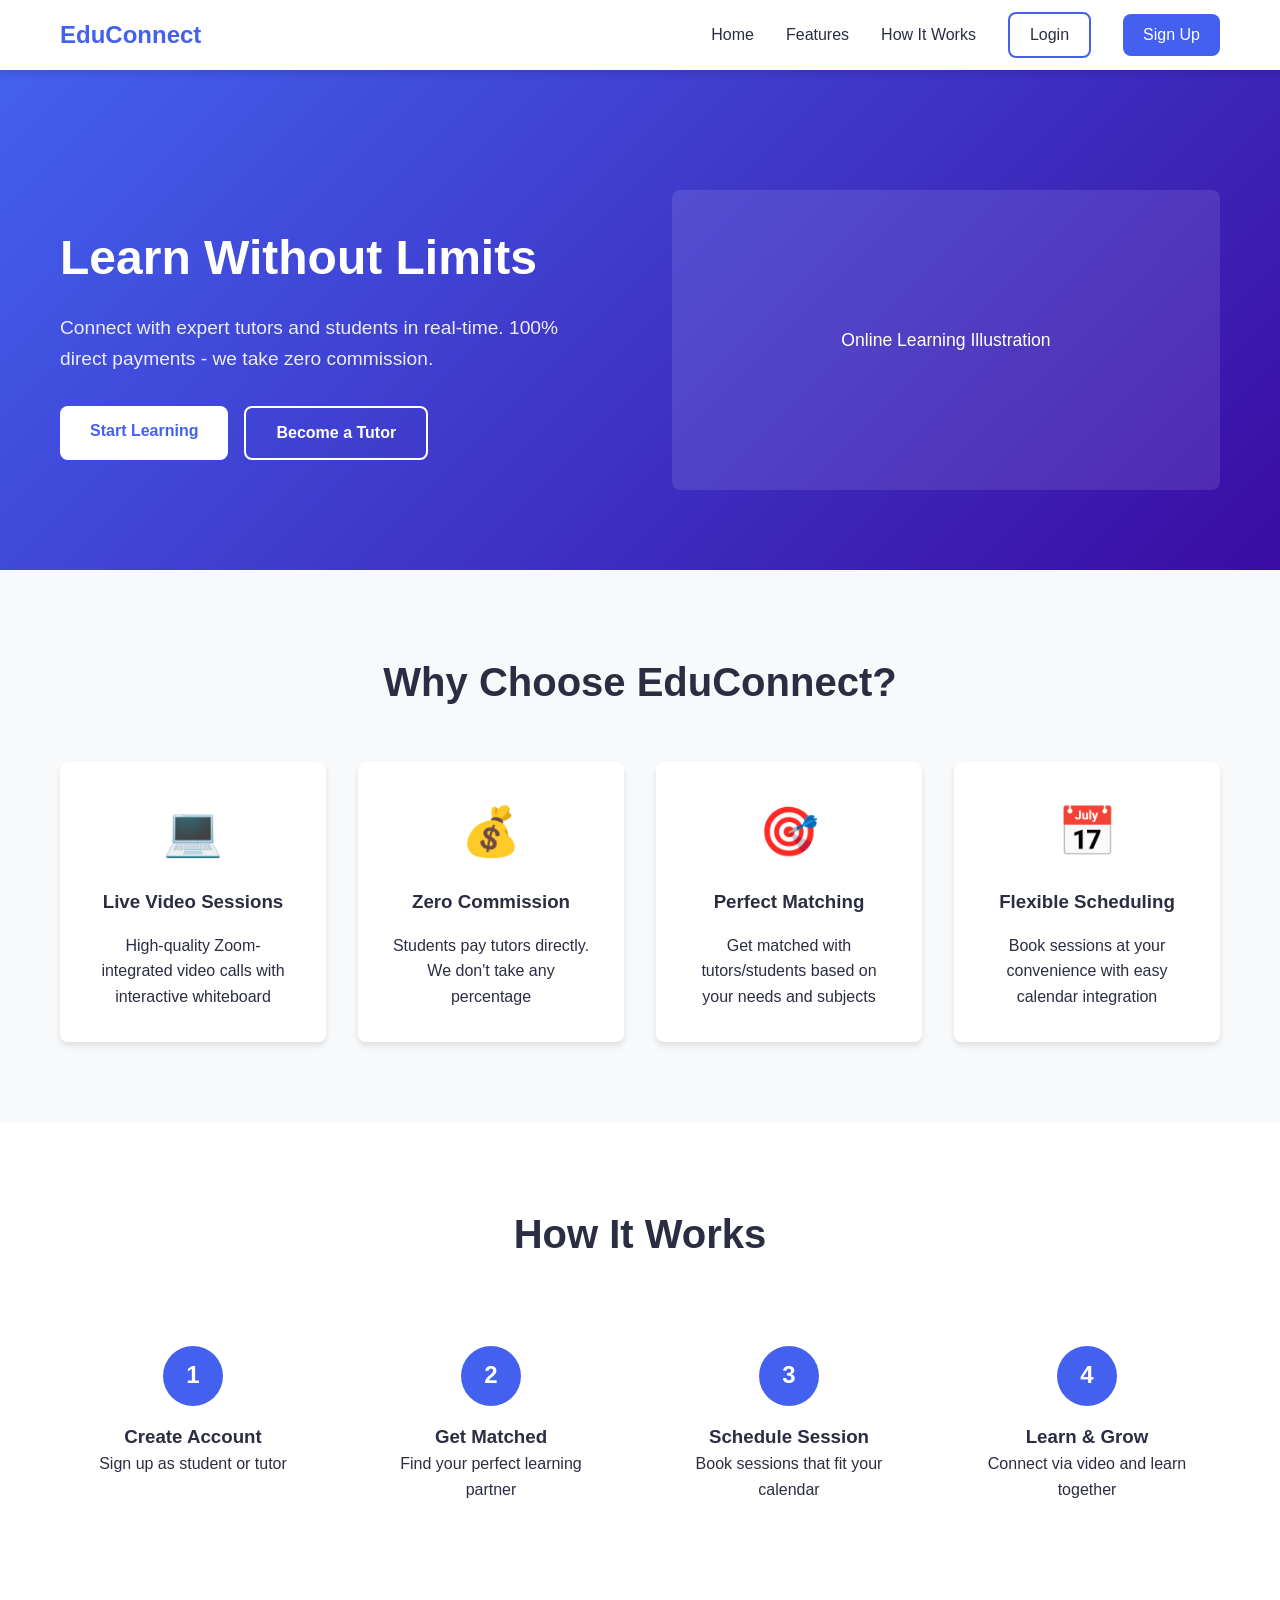
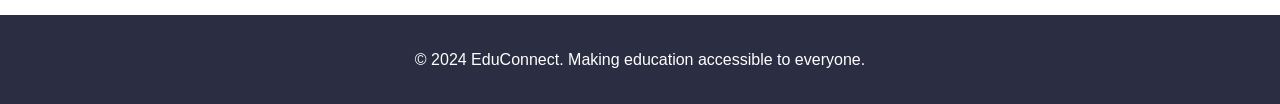
<file: index.html>
<!DOCTYPE html>
<html lang="en">
<head>
    <meta charset="UTF-8">
    <meta name="viewport" content="width=device-width, initial-scale=1.0">
    <title>EduConnect - Learn Without Limits</title>
    <link rel="stylesheet" href="css/style.css">
</head>
<body>
    <!-- Navigation -->
    <nav class="navbar">
        <div class="nav-container">
            <div class="nav-logo">
                <h2>EduConnect</h2>
            </div>
            <div class="nav-menu">
                <a href="#home" class="nav-link">Home</a>
                <a href="#features" class="nav-link">Features</a>
                <a href="#how-it-works" class="nav-link">How It Works</a>
                <a href="pages/login.html" class="nav-link login-btn">Login</a>
                <a href="pages/register.html" class="nav-link signup-btn">Sign Up</a>
            </div>
        </div>
    </nav>

    <!-- Hero Section -->
    <section id="home" class="hero">
        <div class="hero-container">
            <div class="hero-content">
                <h1>Learn Without Limits</h1>
                <p>Connect with expert tutors and students in real-time. 100% direct payments - we take zero commission.</p>
                <div class="hero-buttons">
                    <a href="pages/register.html?role=student" class="btn btn-primary">Start Learning</a>
                    <a href="pages/register.html?role=tutor" class="btn btn-secondary">Become a Tutor</a>
                </div>
            </div>
            <div class="hero-image">
                <div class="placeholder-image">Online Learning Illustration</div>
            </div>
        </div>
    </section>

    <!-- Features Section -->
    <section id="features" class="features">
        <div class="container">
            <h2>Why Choose EduConnect?</h2>
            <div class="features-grid">
                <div class="feature-card">
                    <div class="feature-icon">💻</div>
                    <h3>Live Video Sessions</h3>
                    <p>High-quality Zoom-integrated video calls with interactive whiteboard</p>
                </div>
                <div class="feature-card">
                    <div class="feature-icon">💰</div>
                    <h3>Zero Commission</h3>
                    <p>Students pay tutors directly. We don't take any percentage</p>
                </div>
                <div class="feature-card">
                    <div class="feature-icon">🎯</div>
                    <h3>Perfect Matching</h3>
                    <p>Get matched with tutors/students based on your needs and subjects</p>
                </div>
                <div class="feature-card">
                    <div class="feature-icon">📅</div>
                    <h3>Flexible Scheduling</h3>
                    <p>Book sessions at your convenience with easy calendar integration</p>
                </div>
            </div>
        </div>
    </section>

    <!-- How It Works -->
    <section id="how-it-works" class="how-it-works">
        <div class="container">
            <h2>How It Works</h2>
            <div class="steps">
                <div class="step">
                    <div class="step-number">1</div>
                    <h3>Create Account</h3>
                    <p>Sign up as student or tutor</p>
                </div>
                <div class="step">
                    <div class="step-number">2</div>
                    <h3>Get Matched</h3>
                    <p>Find your perfect learning partner</p>
                </div>
                <div class="step">
                    <div class="step-number">3</div>
                    <h3>Schedule Session</h3>
                    <p>Book sessions that fit your calendar</p>
                </div>
                <div class="step">
                    <div class="step-number">4</div>
                    <h3>Learn & Grow</h3>
                    <p>Connect via video and learn together</p>
                </div>
            </div>
        </div>
    </section>

    <!-- Footer -->
    <footer class="footer">
        <div class="container">
            <p>&copy; 2024 EduConnect. Making education accessible to everyone.</p>
        </div>
    </footer>

    <script src="js/main.js"></script>
</body>
</html>
</file>
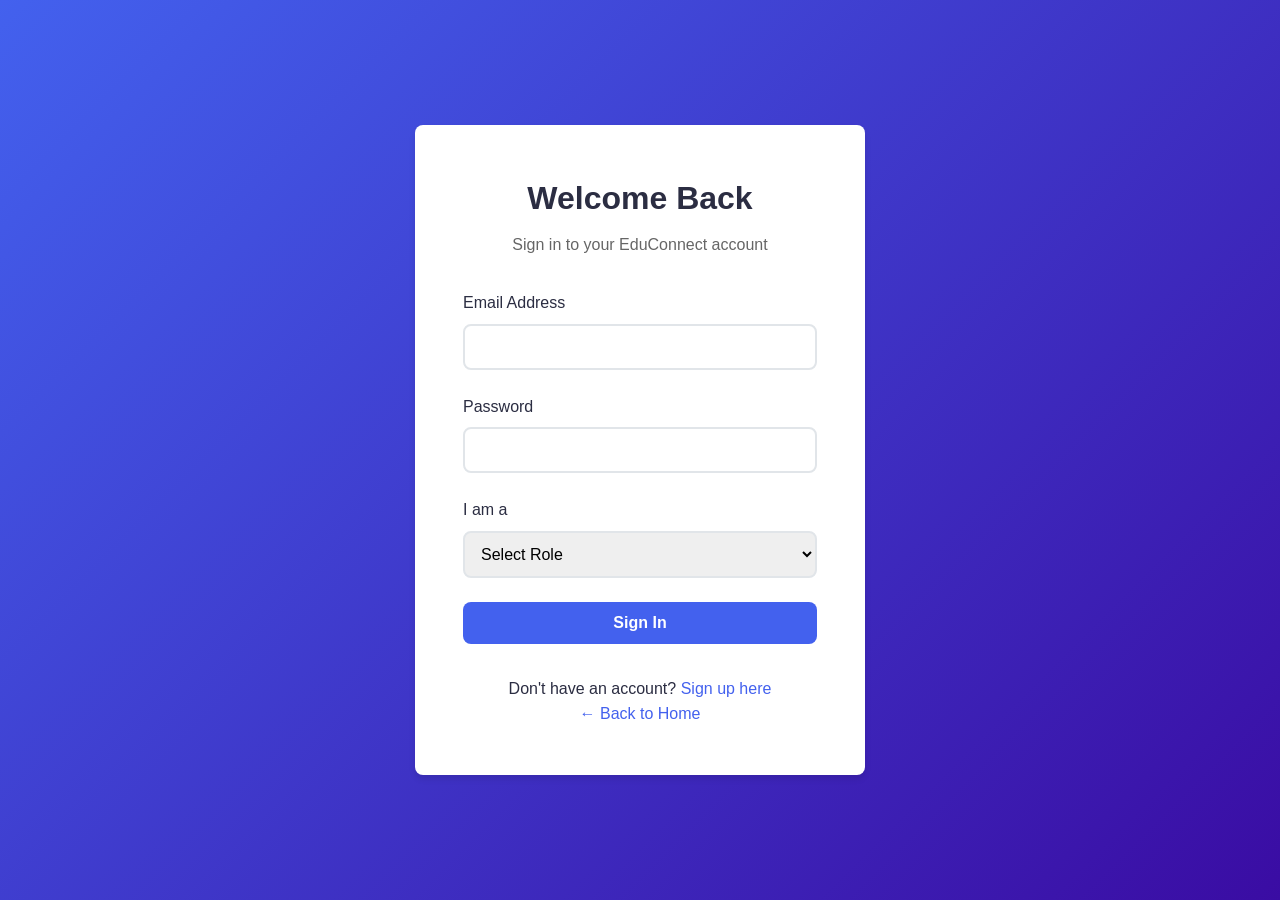
<file: pages/login.html>
<!DOCTYPE html>
<html lang="en">
<head>
    <meta charset="UTF-8">
    <meta name="viewport" content="width=device-width, initial-scale=1.0">
    <title>Login - EduConnect</title>
    <link rel="stylesheet" href="../css/style.css">
    <link rel="stylesheet" href="../css/auth.css">
</head>
<body>
    <div class="auth-container">
        <div class="auth-card">
            <div class="auth-header">
                <h1>Welcome Back</h1>
                <p>Sign in to your EduConnect account</p>
            </div>
            
            <form id="loginForm">
                <div class="form-group">
                    <label for="email">Email Address</label>
                    <input type="email" id="email" name="email" required>
                </div>
                
                <div class="form-group">
                    <label for="password">Password</label>
                    <input type="password" id="password" name="password" required>
                </div>
                
                <div class="form-group">
                    <label for="role">I am a</label>
                    <select id="role" name="role" required>
                        <option value="">Select Role</option>
                        <option value="student">Student</option>
                        <option value="tutor">Tutor</option>
                    </select>
                </div>
                
                <button type="submit" class="btn btn-full">Sign In</button>
            </form>
            
            <div class="auth-footer">
                <p>Don't have an account? <a href="register.html">Sign up here</a></p>
                <p><a href="../index.html">← Back to Home</a></p>
            </div>
        </div>
    </div>

    <script src="../js/auth.js"></script>
</body>
</html>
</file>
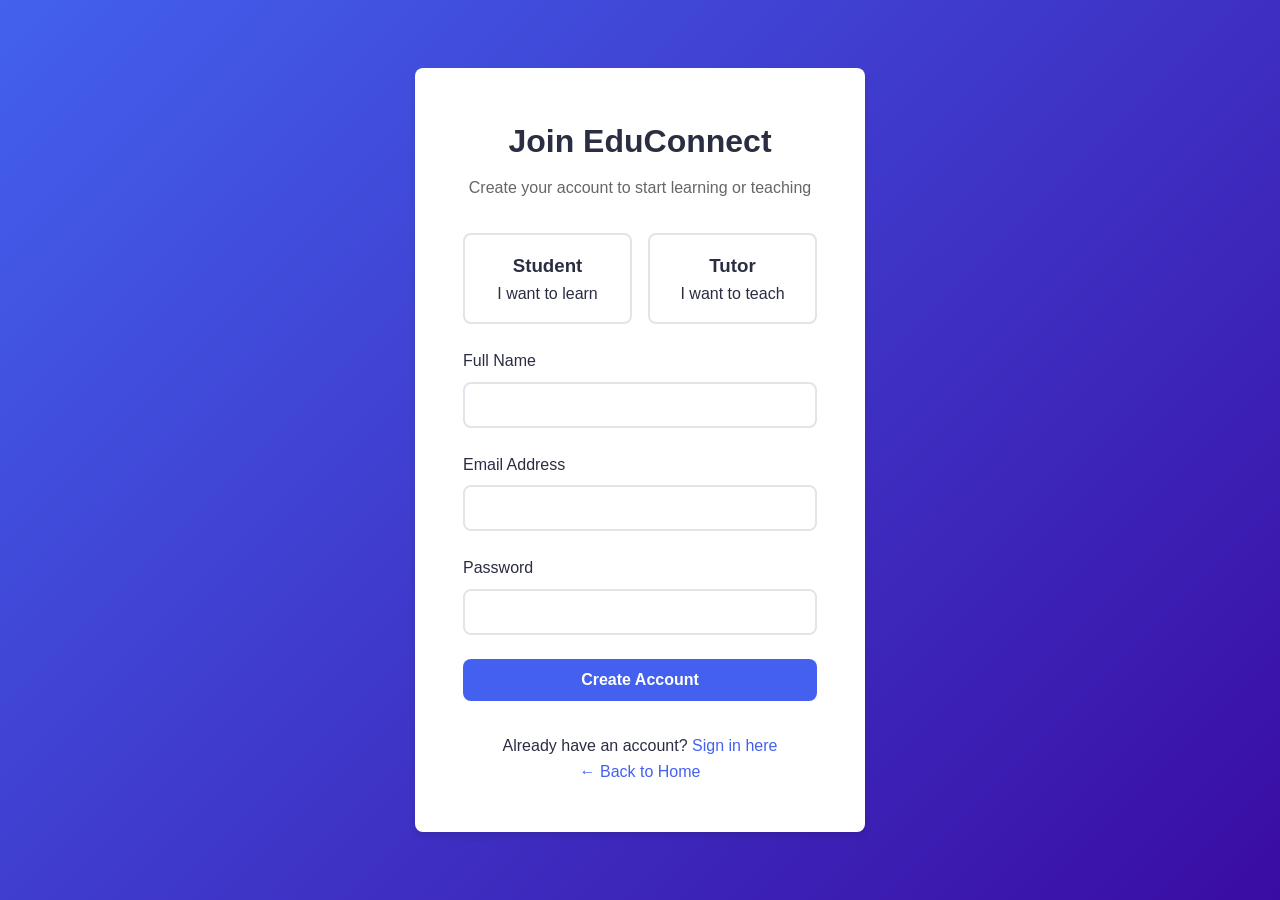
<file: pages/register.html>
<!DOCTYPE html>
<html lang="en">
<head>
    <meta charset="UTF-8">
    <meta name="viewport" content="width=device-width, initial-scale=1.0">
    <title>Register - EduConnect</title>
    <link rel="stylesheet" href="../css/style.css">
    <link rel="stylesheet" href="../css/auth.css">
</head>
<body>
    <div class="auth-container">
        <div class="auth-card">
            <div class="auth-header">
                <h1>Join EduConnect</h1>
                <p>Create your account to start learning or teaching</p>
            </div>
            
            <form id="registerForm">
                <div class="role-selection">
                    <label class="role-option" onclick="selectRole('student')">
                        <input type="radio" name="role" value="student" required>
                        <h3>Student</h3>
                        <p>I want to learn</p>
                    </label>
                    <label class="role-option" onclick="selectRole('tutor')">
                        <input type="radio" name="role" value="tutor" required>
                        <h3>Tutor</h3>
                        <p>I want to teach</p>
                    </label>
                </div>
                
                <div class="form-group">
                    <label for="fullName">Full Name</label>
                    <input type="text" id="fullName" name="fullName" required>
                </div>
                
                <div class="form-group">
                    <label for="email">Email Address</label>
                    <input type="email" id="email" name="email" required>
                </div>
                
                <div class="form-group">
                    <label for="password">Password</label>
                    <input type="password" id="password" name="password" required minlength="6">
                </div>
                
                <div class="form-group" id="subjectField" style="display: none;">
                    <label for="subjects">Subjects You Teach</label>
                    <input type="text" id="subjects" name="subjects" placeholder="e.g., Math, Physics, English">
                </div>
                
                <div class="form-group" id="hourlyRateField" style="display: none;">
                    <label for="hourlyRate">Hourly Rate ($)</label>
                    <input type="number" id="hourlyRate" name="hourlyRate" min="0" step="0.01">
                </div>
                
                <button type="submit" class="btn btn-full">Create Account</button>
            </form>
            
            <div class="auth-footer">
                <p>Already have an account? <a href="login.html">Sign in here</a></p>
                <p><a href="../index.html">← Back to Home</a></p>
            </div>
        </div>
    </div>

    <script src="../js/auth.js"></script>
</body>
</html>
</file>
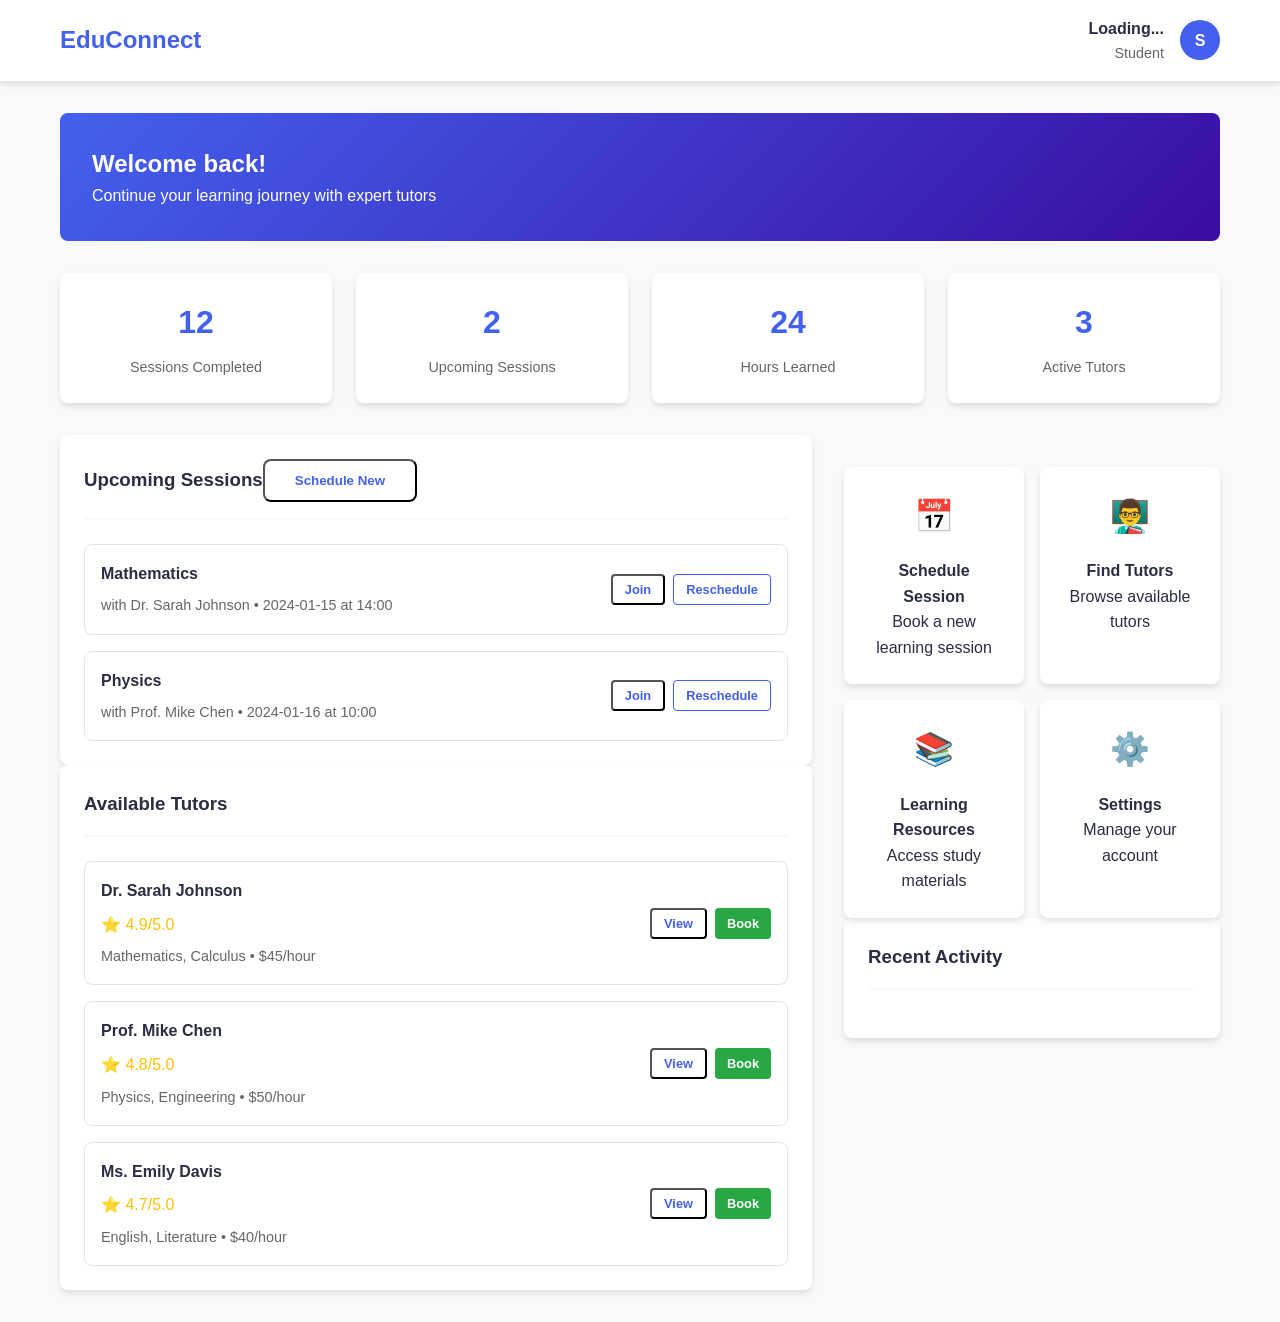
<file: pages/student-dashboard.html>
<!DOCTYPE html>
<html lang="en">
<head>
    <meta charset="UTF-8">
    <meta name="viewport" content="width=device-width, initial-scale=1.0">
    <title>Student Dashboard - EduConnect</title>
    <link rel="stylesheet" href="../css/style.css">
    <link rel="stylesheet" href="../css/dashboard.css">
</head>
<body>
    <div class="dashboard">
        <!-- Header -->
        <header class="dashboard-header">
            <nav class="dashboard-nav">
                <div class="dashboard-logo">
                    <h2>EduConnect</h2>
                </div>
                <div class="dashboard-user">
                    <div class="user-info">
                        <div class="user-name" id="userName">Loading...</div>
                        <div class="user-role">Student</div>
                    </div>
                    <div class="user-avatar" id="userAvatar">S</div>
                </div>
            </nav>
        </header>

        <!-- Main Content -->
        <main class="dashboard-main">
            <!-- Welcome Section -->
            <section class="dashboard-welcome">
                <h1>Welcome back!</h1>
                <p>Continue your learning journey with expert tutors</p>
            </section>

            <!-- Stats -->
            <div class="dashboard-stats">
                <div class="stat-card">
                    <div class="stat-number" id="completedSessions">0</div>
                    <div class="stat-label">Sessions Completed</div>
                </div>
                <div class="stat-card">
                    <div class="stat-number" id="upcomingSessions">0</div>
                    <div class="stat-label">Upcoming Sessions</div>
                </div>
                <div class="stat-card">
                    <div class="stat-number" id="hoursLearned">0</div>
                    <div class="stat-label">Hours Learned</div>
                </div>
                <div class="stat-card">
                    <div class="stat-number" id="activeTutors">0</div>
                    <div class="stat-label">Active Tutors</div>
                </div>
            </div>

            <!-- Main Sections -->
            <div class="dashboard-sections">
                <!-- Left Column -->
                <div class="left-column">
                    <!-- Upcoming Sessions -->
                    <section class="upcoming-sessions">
                        <div class="section-header">
                            <h3>Upcoming Sessions</h3>
                            <button class="btn btn-primary" onclick="openScheduleModal()">Schedule New</button>
                        </div>
                        <div class="session-list" id="upcomingSessionList">
                            <!-- Sessions will be populated by JavaScript -->
                        </div>
                    </section>

                    <!-- Available Tutors -->
                    <section class="available-tutors">
                        <div class="section-header">
                            <h3>Available Tutors</h3>
                        </div>
                        <div class="tutor-list" id="availableTutorsList">
                            <!-- Tutors will be populated by JavaScript -->
                        </div>
                    </section>
                </div>

                <!-- Right Column -->
                <div class="right-column">
                    <!-- Quick Actions -->
                    <section class="quick-actions">
                        <div class="action-card" onclick="openScheduleModal()">
                            <div class="action-icon">📅</div>
                            <h4>Schedule Session</h4>
                            <p>Book a new learning session</p>
                        </div>
                        <div class="action-card" onclick="openFindTutors()">
                            <div class="action-icon">👨‍🏫</div>
                            <h4>Find Tutors</h4>
                            <p>Browse available tutors</p>
                        </div>
                        <div class="action-card" onclick="openResources()">
                            <div class="action-icon">📚</div>
                            <h4>Learning Resources</h4>
                            <p>Access study materials</p>
                        </div>
                        <div class="action-card" onclick="openSettings()">
                            <div class="action-icon">⚙️</div>
                            <h4>Settings</h4>
                            <p>Manage your account</p>
                        </div>
                    </section>

                    <!-- Recent Activity -->
                    <section class="upcoming-sessions">
                        <div class="section-header">
                            <h3>Recent Activity</h3>
                        </div>
                        <div class="session-list" id="recentActivity">
                            <!-- Activity will be populated by JavaScript -->
                        </div>
                    </section>
                </div>
            </div>
        </main>
    </div>

    <!-- Schedule Session Modal -->
    <div id="scheduleModal" class="modal">
        <div class="modal-content">
            <div class="modal-header">
                <h3>Schedule New Session</h3>
                <button class="close-modal" onclick="closeScheduleModal()">&times;</button>
            </div>
            <form id="scheduleForm">
                <div class="form-group">
                    <label for="tutorSelect">Select Tutor</label>
                    <select id="tutorSelect" required>
                        <option value="">Choose a tutor</option>
                    </select>
                </div>
                <div class="form-group">
                    <label for="sessionDate">Date</label>
                    <input type="date" id="sessionDate" required>
                </div>
                <div class="form-group">
                    <label for="sessionTime">Time</label>
                    <input type="time" id="sessionTime" required>
                </div>
                <div class="form-group">
                    <label for="sessionDuration">Duration (hours)</label>
                    <select id="sessionDuration" required>
                        <option value="1">1 hour</option>
                        <option value="1.5">1.5 hours</option>
                        <option value="2">2 hours</option>
                    </select>
                </div>
                <div class="form-group">
                    <label for="sessionSubject">Subject</label>
                    <input type="text" id="sessionSubject" required>
                </div>
                <button type="submit" class="btn btn-full">Schedule Session</button>
            </form>
        </div>
    </div>

    <script src="../js/dashboard.js"></script>
</body>
</html>
</file>
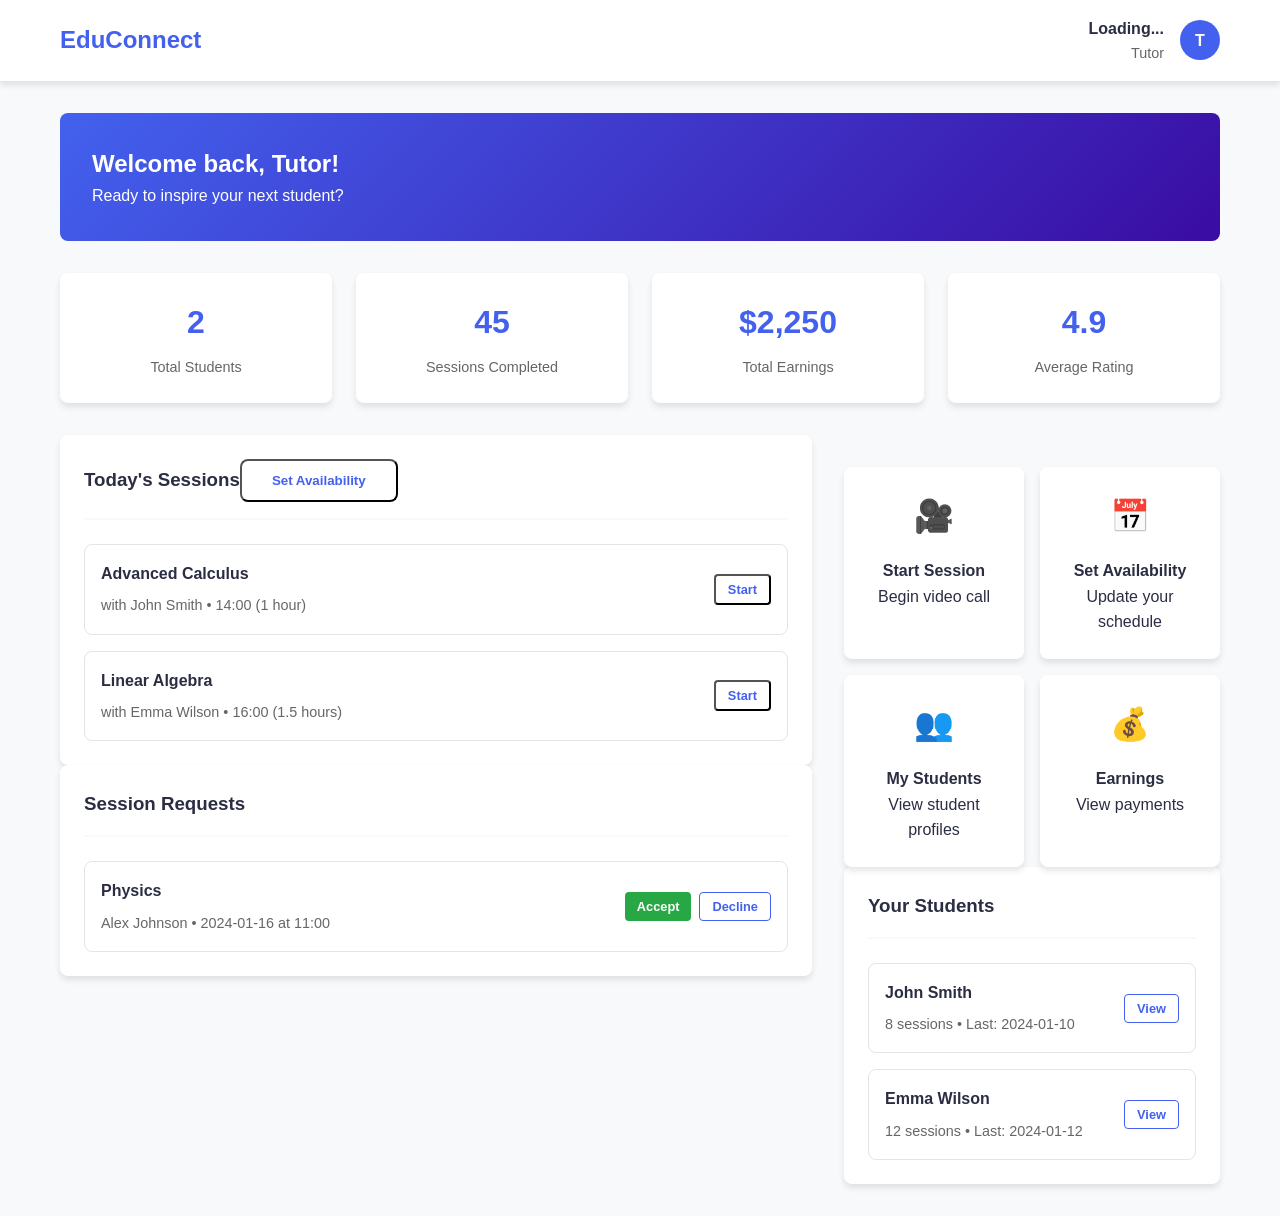
<file: pages/tutor-dashboard.html>
<!DOCTYPE html>
<html lang="en">
<head>
    <meta charset="UTF-8">
    <meta name="viewport" content="width=device-width, initial-scale=1.0">
    <title>Tutor Dashboard - EduConnect</title>
    <link rel="stylesheet" href="../css/style.css">
    <link rel="stylesheet" href="../css/dashboard.css">
</head>
<body>
    <div class="dashboard">
        <!-- Header -->
        <header class="dashboard-header">
            <nav class="dashboard-nav">
                <div class="dashboard-logo">
                    <h2>EduConnect</h2>
                </div>
                <div class="dashboard-user">
                    <div class="user-info">
                        <div class="user-name" id="userName">Loading...</div>
                        <div class="user-role">Tutor</div>
                    </div>
                    <div class="user-avatar" id="userAvatar">T</div>
                </div>
            </nav>
        </header>

        <!-- Main Content -->
        <main class="dashboard-main">
            <!-- Welcome Section -->
            <section class="dashboard-welcome">
                <h1>Welcome back, Tutor!</h1>
                <p>Ready to inspire your next student?</p>
            </section>

            <!-- Stats -->
            <div class="dashboard-stats">
                <div class="stat-card">
                    <div class="stat-number" id="totalStudents">0</div>
                    <div class="stat-label">Total Students</div>
                </div>
                <div class="stat-card">
                    <div class="stat-number" id="completedSessions">0</div>
                    <div class="stat-label">Sessions Completed</div>
                </div>
                <div class="stat-card">
                    <div class="stat-number" id="earnings">$0</div>
                    <div class="stat-label">Total Earnings</div>
                </div>
                <div class="stat-card">
                    <div class="stat-number" id="rating">5.0</div>
                    <div class="stat-label">Average Rating</div>
                </div>
            </div>

            <!-- Main Sections -->
            <div class="dashboard-sections">
                <!-- Left Column -->
                <div class="left-column">
                    <!-- Today's Sessions -->
                    <section class="upcoming-sessions">
                        <div class="section-header">
                            <h3>Today's Sessions</h3>
                            <button class="btn btn-primary" onclick="openAvailabilityModal()">Set Availability</button>
                        </div>
                        <div class="session-list" id="todaysSessions">
                            <!-- Sessions will be populated by JavaScript -->
                        </div>
                    </section>

                    <!-- Session Requests -->
                    <section class="session-requests">
                        <div class="section-header">
                            <h3>Session Requests</h3>
                        </div>
                        <div class="requests-list" id="sessionRequests">
                            <!-- Requests will be populated by JavaScript -->
                        </div>
                    </section>
                </div>

                <!-- Right Column -->
                <div class="right-column">
                    <!-- Quick Actions -->
                    <section class="quick-actions">
                        <div class="action-card" onclick="startVideoCall()">
                            <div class="action-icon">🎥</div>
                            <h4>Start Session</h4>
                            <p>Begin video call</p>
                        </div>
                        <div class="action-card" onclick="openAvailabilityModal()">
                            <div class="action-icon">📅</div>
                            <h4>Set Availability</h4>
                            <p>Update your schedule</p>
                        </div>
                        <div class="action-card" onclick="openStudentsList()">
                            <div class="action-icon">👥</div>
                            <h4>My Students</h4>
                            <p>View student profiles</p>
                        </div>
                        <div class="action-card" onclick="openEarnings()">
                            <div class="action-icon">💰</div>
                            <h4>Earnings</h4>
                            <p>View payments</p>
                        </div>
                    </section>

                    <!-- Your Students -->
                    <section class="available-tutors">
                        <div class="section-header">
                            <h3>Your Students</h3>
                        </div>
                        <div class="tutor-list" id="studentsList">
                            <!-- Students will be populated by JavaScript -->
                        </div>
                    </section>
                </div>
            </div>
        </main>
    </div>

    <!-- Video Call Interface -->
    <div id="videoCallModal" class="modal">
        <div class="modal-content" style="max-width: 800px;">
            <div class="modal-header">
                <h3>Live Session - Mathematics</h3>
                <button class="close-modal" onclick="endVideoCall()">&times;</button>
            </div>
            <div class="video-container">
                <div class="video-placeholder">
                    Live Video Feed - Zoom Integration
                </div>
                <div class="video-controls">
                    <button class="control-btn">🎤</button>
                    <button class="control-btn">📹</button>
                    <button class="control-btn">🖥️</button>
                    <button class="control-btn">💬</button>
                    <button class="control-btn end-call" onclick="endVideoCall()">📞</button>
                </div>
            </div>
            <div class="session-info">
                <p><strong>Student:</strong> John Smith</p>
                <p><strong>Subject:</strong> Advanced Calculus</p>
                <p><strong>Duration:</strong> 1 hour</p>
            </div>
        </div>
    </div>

    <!-- Availability Modal -->
    <div id="availabilityModal" class="modal">
        <div class="modal-content">
            <div class="modal-header">
                <h3>Set Your Availability</h3>
                <button class="close-modal" onclick="closeAvailabilityModal()">&times;</button>
            </div>
            <form id="availabilityForm">
                <div class="form-group">
                    <label>Working Hours</label>
                    <div style="display: flex; gap: 1rem;">
                        <input type="time" id="startTime" value="09:00" required>
                        <span>to</span>
                        <input type="time" id="endTime" value="17:00" required>
                    </div>
                </div>
                <div class="form-group">
                    <label>Available Days</label>
                    <div style="display: grid; grid-template-columns: 1fr 1fr; gap: 0.5rem;">
                        <label><input type="checkbox" name="days" value="monday" checked> Monday</label>
                        <label><input type="checkbox" name="days" value="tuesday" checked> Tuesday</label>
                        <label><input type="checkbox" name="days" value="wednesday" checked> Wednesday</label>
                        <label><input type="checkbox" name="days" value="thursday" checked> Thursday</label>
                        <label><input type="checkbox" name="days" value="friday" checked> Friday</label>
                        <label><input type="checkbox" name="days" value="saturday"> Saturday</label>
                        <label><input type="checkbox" name="days" value="sunday"> Sunday</label>
                    </div>
                </div>
                <div class="form-group">
                    <label for="subjectsTaught">Subjects You Teach</label>
                    <input type="text" id="subjectsTaught" required>
                </div>
                <div class="form-group">
                    <label for="hourlyRate">Hourly Rate ($)</label>
                    <input type="number" id="hourlyRate" min="0" step="0.01" required>
                </div>
                <button type="submit" class="btn btn-full">Save Availability</button>
            </form>
        </div>
    </div>

    <script src="../js/dashboard.js"></script>
</body>
</html>
</file>
<file: css/style.css>
/* Reset and Base Styles */
* {
    margin: 0;
    padding: 0;
    box-sizing: border-box;
}

:root {
    --primary-color: #4361ee;
    --secondary-color: #3a0ca3;
    --accent-color: #4cc9f0;
    --text-color: #2b2d42;
    --light-bg: #f8f9fa;
    --white: #ffffff;
    --border-radius: 8px;
    --box-shadow: 0 4px 6px rgba(0, 0, 0, 0.1);
}

body {
    font-family: 'Segoe UI', Tahoma, Geneva, Verdana, sans-serif;
    line-height: 1.6;
    color: var(--text-color);
}

.container {
    max-width: 1200px;
    margin: 0 auto;
    padding: 0 20px;
}

/* Navigation */
.navbar {
    background: var(--white);
    box-shadow: var(--box-shadow);
    position: fixed;
    width: 100%;
    top: 0;
    z-index: 1000;
}

.nav-container {
    max-width: 1200px;
    margin: 0 auto;
    padding: 0 20px;
    display: flex;
    justify-content: space-between;
    align-items: center;
    height: 70px;
}

.nav-logo h2 {
    color: var(--primary-color);
}

.nav-menu {
    display: flex;
    gap: 2rem;
    align-items: center;
}

.nav-link {
    text-decoration: none;
    color: var(--text-color);
    font-weight: 500;
    transition: color 0.3s;
}

.nav-link:hover {
    color: var(--primary-color);
}

.login-btn {
    padding: 8px 20px;
    border: 2px solid var(--primary-color);
    border-radius: var(--border-radius);
}

.signup-btn {
    padding: 8px 20px;
    background: var(--primary-color);
    color: var(--white);
    border-radius: var(--border-radius);
}

/* Hero Section */
.hero {
    background: linear-gradient(135deg, var(--primary-color), var(--secondary-color));
    color: var(--white);
    padding: 120px 0 80px;
    margin-top: 70px;
}

.hero-container {
    max-width: 1200px;
    margin: 0 auto;
    padding: 0 20px;
    display: grid;
    grid-template-columns: 1fr 1fr;
    gap: 4rem;
    align-items: center;
}

.hero-content h1 {
    font-size: 3rem;
    margin-bottom: 1rem;
}

.hero-content p {
    font-size: 1.2rem;
    margin-bottom: 2rem;
    opacity: 0.9;
}

.hero-buttons {
    display: flex;
    gap: 1rem;
}

.btn {
    padding: 12px 30px;
    text-decoration: none;
    border-radius: var(--border-radius);
    font-weight: 600;
    transition: all 0.3s;
    display: inline-block;
}

.btn-primary {
    background: var(--white);
    color: var(--primary-color);
}

.btn-secondary {
    background: transparent;
    color: var(--white);
    border: 2px solid var(--white);
}

.btn:hover {
    transform: translateY(-2px);
    box-shadow: var(--box-shadow);
}

.hero-image {
    display: flex;
    justify-content: center;
    align-items: center;
}

.placeholder-image {
    width: 100%;
    height: 300px;
    background: rgba(255, 255, 255, 0.1);
    border-radius: var(--border-radius);
    display: flex;
    align-items: center;
    justify-content: center;
    font-size: 1.1rem;
}

/* Features Section */
.features {
    padding: 80px 0;
    background: var(--light-bg);
}

.features h2 {
    text-align: center;
    margin-bottom: 3rem;
    font-size: 2.5rem;
}

.features-grid {
    display: grid;
    grid-template-columns: repeat(auto-fit, minmax(250px, 1fr));
    gap: 2rem;
}

.feature-card {
    background: var(--white);
    padding: 2rem;
    border-radius: var(--border-radius);
    text-align: center;
    box-shadow: var(--box-shadow);
    transition: transform 0.3s;
}

.feature-card:hover {
    transform: translateY(-5px);
}

.feature-icon {
    font-size: 3rem;
    margin-bottom: 1rem;
}

.feature-card h3 {
    margin-bottom: 1rem;
    color: var(--text-color);
}

/* How It Works */
.how-it-works {
    padding: 80px 0;
}

.how-it-works h2 {
    text-align: center;
    margin-bottom: 3rem;
    font-size: 2.5rem;
}

.steps {
    display: grid;
    grid-template-columns: repeat(auto-fit, minmax(200px, 1fr));
    gap: 2rem;
}

.step {
    text-align: center;
    padding: 2rem;
}

.step-number {
    width: 60px;
    height: 60px;
    background: var(--primary-color);
    color: var(--white);
    border-radius: 50%;
    display: flex;
    align-items: center;
    justify-content: center;
    font-size: 1.5rem;
    font-weight: bold;
    margin: 0 auto 1rem;
}

/* Footer */
.footer {
    background: var(--text-color);
    color: var(--white);
    text-align: center;
    padding: 2rem 0;
}

/* Responsive Design */
@media (max-width: 768px) {
    .hero-container {
        grid-template-columns: 1fr;
        text-align: center;
    }
    
    .nav-menu {
        display: none;
    }
    
    .hero-content h1 {
        font-size: 2rem;
    }
    
    .hero-buttons {
        flex-direction: column;
        align-items: center;
    }
    
    .btn {
        width: 200px;
        text-align: center;
    }
}
</file>
<file: css/auth.css>
.auth-container {
    min-height: 100vh;
    background: linear-gradient(135deg, var(--primary-color), var(--secondary-color));
    display: flex;
    align-items: center;
    justify-content: center;
    padding: 2rem;
}

.auth-card {
    background: var(--white);
    padding: 3rem;
    border-radius: var(--border-radius);
    box-shadow: var(--box-shadow);
    width: 100%;
    max-width: 450px;
}

.auth-header {
    text-align: center;
    margin-bottom: 2rem;
}

.auth-header h1 {
    color: var(--text-color);
    margin-bottom: 0.5rem;
}

.auth-header p {
    color: #666;
}

.form-group {
    margin-bottom: 1.5rem;
}

.form-group label {
    display: block;
    margin-bottom: 0.5rem;
    color: var(--text-color);
    font-weight: 500;
}

.form-group input,
.form-group select {
    width: 100%;
    padding: 12px;
    border: 2px solid #e1e5e9;
    border-radius: var(--border-radius);
    font-size: 1rem;
    transition: border-color 0.3s;
}

.form-group input:focus,
.form-group select:focus {
    outline: none;
    border-color: var(--primary-color);
}

.role-selection {
    display: grid;
    grid-template-columns: 1fr 1fr;
    gap: 1rem;
    margin-bottom: 1.5rem;
}

.role-option {
    padding: 1rem;
    border: 2px solid #e1e5e9;
    border-radius: var(--border-radius);
    text-align: center;
    cursor: pointer;
    transition: all 0.3s;
}

.role-option.selected {
    border-color: var(--primary-color);
    background: rgba(67, 97, 238, 0.1);
}

.role-option input {
    display: none;
}

.btn-full {
    width: 100%;
    text-align: center;
    background: var(--primary-color);
    color: var(--white);
    border: none;
    padding: 12px;
    font-size: 1rem;
    cursor: pointer;
}

.auth-footer {
    text-align: center;
    margin-top: 2rem;
}

.auth-footer a {
    color: var(--primary-color);
    text-decoration: none;
}
</file>
<file: css/dashboard.css>
/* Dashboard Styles */
.dashboard {
    min-height: 100vh;
    background: var(--light-bg);
}

.dashboard-header {
    background: var(--white);
    box-shadow: var(--box-shadow);
    padding: 1rem 0;
}

.dashboard-nav {
    max-width: 1200px;
    margin: 0 auto;
    padding: 0 20px;
    display: flex;
    justify-content: space-between;
    align-items: center;
}

.dashboard-logo h2 {
    color: var(--primary-color);
}

.dashboard-user {
    display: flex;
    align-items: center;
    gap: 1rem;
}

.user-info {
    text-align: right;
}

.user-name {
    font-weight: 600;
    color: var(--text-color);
}

.user-role {
    font-size: 0.9rem;
    color: #666;
}

.user-avatar {
    width: 40px;
    height: 40px;
    background: var(--primary-color);
    border-radius: 50%;
    display: flex;
    align-items: center;
    justify-content: center;
    color: var(--white);
    font-weight: 600;
}

.dashboard-main {
    max-width: 1200px;
    margin: 0 auto;
    padding: 2rem 20px;
}

.dashboard-welcome {
    background: linear-gradient(135deg, var(--primary-color), var(--secondary-color));
    color: var(--white);
    padding: 2rem;
    border-radius: var(--border-radius);
    margin-bottom: 2rem;
}

.dashboard-stats {
    display: grid;
    grid-template-columns: repeat(auto-fit, minmax(200px, 1fr));
    gap: 1.5rem;
    margin-bottom: 2rem;
}

.stat-card {
    background: var(--white);
    padding: 1.5rem;
    border-radius: var(--border-radius);
    box-shadow: var(--box-shadow);
    text-align: center;
}

.stat-number {
    font-size: 2rem;
    font-weight: bold;
    color: var(--primary-color);
    margin-bottom: 0.5rem;
}

.stat-label {
    color: #666;
    font-size: 0.9rem;
}

.dashboard-sections {
    display: grid;
    grid-template-columns: 2fr 1fr;
    gap: 2rem;
}

.upcoming-sessions, .available-tutors, .session-requests {
    background: var(--white);
    padding: 1.5rem;
    border-radius: var(--border-radius);
    box-shadow: var(--box-shadow);
}

.section-header {
    display: flex;
    justify-content: between;
    align-items: center;
    margin-bottom: 1.5rem;
    padding-bottom: 1rem;
    border-bottom: 2px solid var(--light-bg);
}

.section-header h3 {
    color: var(--text-color);
}

.session-list, .tutor-list, .requests-list {
    display: flex;
    flex-direction: column;
    gap: 1rem;
}

.session-item, .tutor-item, .request-item {
    padding: 1rem;
    border: 1px solid #e1e5e9;
    border-radius: var(--border-radius);
    display: flex;
    justify-content: space-between;
    align-items: center;
}

.session-info h4, .tutor-info h4 {
    margin-bottom: 0.5rem;
    color: var(--text-color);
}

.session-meta, .tutor-meta {
    font-size: 0.9rem;
    color: #666;
}

.session-actions, .request-actions {
    display: flex;
    gap: 0.5rem;
}

.btn-small {
    padding: 6px 12px;
    font-size: 0.8rem;
    border-radius: 4px;
}

.btn-success {
    background: #28a745;
    color: white;
    border: none;
}

.btn-outline {
    background: transparent;
    border: 1px solid var(--primary-color);
    color: var(--primary-color);
}

.tutor-rating {
    color: #ffc107;
    margin-bottom: 0.5rem;
}

.tutor-rate {
    font-weight: 600;
    color: var(--primary-color);
}

.quick-actions {
    display: grid;
    grid-template-columns: 1fr 1fr;
    gap: 1rem;
    margin-top: 2rem;
}

.action-card {
    background: var(--white);
    padding: 1.5rem;
    border-radius: var(--border-radius);
    text-align: center;
    box-shadow: var(--box-shadow);
    cursor: pointer;
    transition: transform 0.3s;
}

.action-card:hover {
    transform: translateY(-2px);
}

.action-icon {
    font-size: 2rem;
    margin-bottom: 1rem;
}

/* Video Call Interface */
.video-container {
    background: #1a1a1a;
    border-radius: var(--border-radius);
    padding: 1rem;
    margin-bottom: 1rem;
}

.video-placeholder {
    width: 100%;
    height: 400px;
    background: #333;
    border-radius: var(--border-radius);
    display: flex;
    align-items: center;
    justify-content: center;
    color: var(--white);
    font-size: 1.1rem;
}

.video-controls {
    display: flex;
    justify-content: center;
    gap: 1rem;
    margin-top: 1rem;
}

.control-btn {
    width: 50px;
    height: 50px;
    border-radius: 50%;
    border: none;
    background: var(--white);
    cursor: pointer;
    display: flex;
    align-items: center;
    justify-content: center;
    font-size: 1.2rem;
}

.control-btn.end-call {
    background: #dc3545;
    color: white;
}

/* Modal Styles */
.modal {
    display: none;
    position: fixed;
    top: 0;
    left: 0;
    width: 100%;
    height: 100%;
    background: rgba(0, 0, 0, 0.5);
    z-index: 2000;
}

.modal-content {
    position: absolute;
    top: 50%;
    left: 50%;
    transform: translate(-50%, -50%);
    background: var(--white);
    padding: 2rem;
    border-radius: var(--border-radius);
    width: 90%;
    max-width: 500px;
}

.modal-header {
    display: flex;
    justify-content: space-between;
    align-items: center;
    margin-bottom: 1.5rem;
}

.close-modal {
    background: none;
    border: none;
    font-size: 1.5rem;
    cursor: pointer;
}

/* Responsive Design */
@media (max-width: 768px) {
    .dashboard-sections {
        grid-template-columns: 1fr;
    }
    
    .quick-actions {
        grid-template-columns: 1fr;
    }
    
    .session-item, .tutor-item, .request-item {
        flex-direction: column;
        align-items: flex-start;
        gap: 1rem;
    }
    
    .session-actions, .request-actions {
        width: 100%;
        justify-content: space-between;
    }
}
</file>
